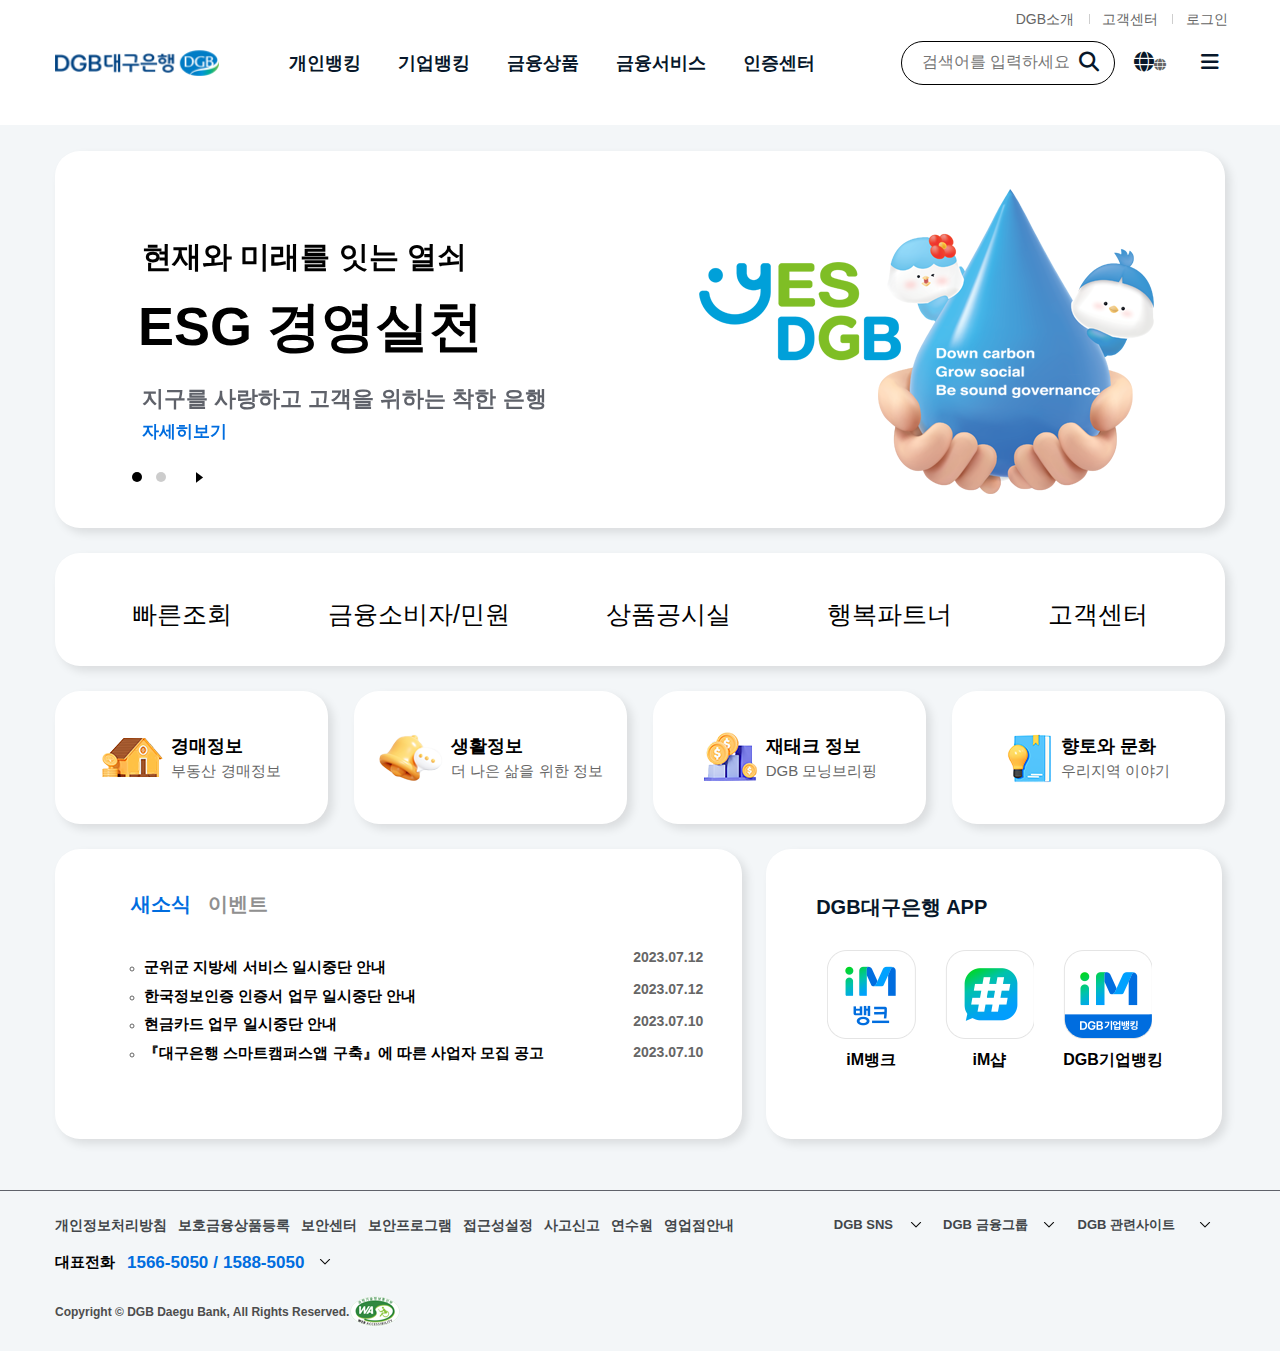
<file: index.html>
<!DOCTYPE html>
<html lang="ko">
  <head>
    <meta charset="UTF-8" />
    <meta name="viewport" content="width=device-width, initial-scale=1.0" />
    <title>Document</title>
    <link rel="stylesheet" href="./css/reset.css" />
    <link
      rel="stylesheet"
      href="https://cdnjs.cloudflare.com/ajax/libs/font-awesome/6.4.0/css/all.min.css"
    />
    <link
      rel="stylesheet"
      href="https://cdn.jsdelivr.net/npm/swiper@10/swiper-bundle.min.css"
    />
    <link rel="stylesheet" href="./css/index.css" />
    <script src="./js/jquery-2.1.1.min.js"></script>
    <script src="https://cdn.jsdelivr.net/npm/swiper@10/swiper-bundle.min.js"></script>
  </head>
  <body>
    <header>
      <div class="headerWrap">
        <h1 class="logo"></h1>
        <ul class="lgnb">
          <li><a href="">개인뱅킹</a></li>
          <li><a href="">기업뱅킹</a></li>
          <li><a href="">금융상품</a></li>
          <li><a href="">금융서비스</a></li>
          <li><a href="">인증센터</a></li>
        </ul>
        <ul class="rgnb">
          <li class="srh">
            <input type="text" placeholder="검색어를 입력하세요." />
          </li>
          <ul class="iconBox">
            <li class="srhic1">
              <a href=""><i class="fa-solid fa-magnifying-glass"></i></a>
            </li>
            <li class="srhic2">
              <a href=""
                ><i class="fa-solid fa-globe">
                  <ul class="globeList">
                    <li><a href="">한국어</a></li>
                    <li><a href="">English</a></li>
                    <li><a href="">中文</a></li>
                  </ul>
                </i></a
              >
            </li>
            <li class="srhic3">
              <a href=""><i class="fa-solid fa-bars"></i></a>
            </li>
          </ul>
        </ul>
        <ul class="subgnb">
          <li><a href="">DGB소개</a></li>
          <li><a href="">고객센터</a></li>
          <li><a href="">로그인</a></li>
        </ul>
        <!-- subgnb -->
        <div class="lnbWrap">
          <div class="lnbHd">
            <h1>전체메뉴</h1>
          </div>
          <ul class="lnbLi">
            <li class="lnbLt"></li>
            <li class="lnbRt"></li>
          </ul>
          <div class="lnbCl"></div>
        </div>
      </div>
      <!-- headerWrap -->
    </header>
    <div id="sectionWrap">
      <section class="sec1">
        <!-- Slider main container -->
        <div class="swiper1">
          <!-- Additional required wrapper -->
          <div class="swiper-wrapper">
            <!-- Slides -->
            <div class="swiper-slide bic1">
              <div class="text">
                <h2>현재와 미래를 잇는 열쇠</h2>
                <h1>ESG 경영실천</h1>
                <h4>지구를 사랑하고 고객을 위하는 착한 은행</h4>
                <p><a href="">자세히보기</a></p>
              </div>
              <div class="bic_img1"></div>
            </div>
            <!-- bic1 -->
            <div class="swiper-slide bic2">
              <div class="text">
                <h2>금융과 생활을 쉽고 편리하게</h2>
                <h1>모바일 금융</h1>
                <h4>모든 순간이 행복할 당신 곁에 언제나</h4>
                <p><a href="">자세히보기</a></p>
              </div>
              <div class="bic_img2"></div>
            </div>
            <!-- bic2 -->
          </div>
          <div class="swiperNavi">
            <div class="swiper-pagination"></div>
            <div class="slideBtn">
              <div class="star"></div>
              <div class="stop"></div>
            </div>
          </div>
        </div>
        <!-- swiper1 -->
      </section>
      <!-- sec1 -->
      <section class="sec2">
        <ul class="sec2txt">
          <li><a href="">빠른조회</a></li>
          <li><a href="">금융소비자/민원</a></li>
          <li><a href="">상품공시실</a></li>
          <li><a href="">행복파트너</a></li>
          <li><a href="">고객센터</a></li>
        </ul>
      </section>
      <!-- sec2 -->
      <section class="sec3">
        <ul class="sec3List">
          <li>
            <a href="">
              <div class="icon1"></div>
              <div class="listTxt">
                <strong>경매정보</strong>
                <p>부동산 경매정보</p>
              </div>
            </a>
          </li>
          <li>
            <a href="">
              <div class="icon2"></div>
              <div class="listTxt">
                <strong>생활정보</strong>
                <p>더 나은 삶을 위한 정보</p>
              </div>
            </a>
          </li>
          <li>
            <a href="">
              <div class="icon3"></div>
              <div class="listTxt">
                <strong>재태크 정보</strong>
                <p>DGB 모닝브리핑</p>
              </div>
            </a>
          </li>
          <li>
            <a href="">
              <div class="icon4"></div>
              <div class="listTxt">
                <strong>향토와 문화</strong>
                <p>우리지역 이야기</p>
              </div>
            </a>
          </li>
        </ul>
      </section>
      <!-- sec3 -->
      <section class="sec4">
        <div class="lbox">
          <ul class="title">
            <li class="title title1"><a href="#">새소식</a></li>
            <li class="title title2"><a href="#">이벤트</a></li>
          </ul>
          <div class="titlelist list1">
            <ul class="left">
              <li><a href="">군위군 지방세 서비스 일시중단 안내</a></li>
              <li><a href="">한국정보인증 인증서 업무 일시중단 안내</a></li>
              <li><a href="">현금카드 업무 일시중단 안내</a></li>
              <li>
                <a href=""
                  >『대구은행 스마트캠퍼스앱 구축』에 따른 사업자 모집 공고</a
                >
              </li>
            </ul>
            <ul class="right">
              <li>2023.07.12</li>
              <li>2023.07.12</li>
              <li>2023.07.10</li>
              <li>2023.07.10</li>
            </ul>
          </div>
          <div class="titlelist list2">
            <ul class="left">
              <li><a href="">경주루지월드 놀라운 현장할인</a></li>
            </ul>
            <ul class="right">
              <li>2023.01.03</li>
            </ul>
          </div>
        </div>
        <!-- lbox -->
        <div class="rbox">
          <strong>DGB대구은행 APP</strong>
          <div class="iconBox">
            <div class="riconBox1">
              <div class="ricon1"></div>
              <p>iM뱅크</p>
            </div>
            <div class="riconBox2">
              <div class="ricon2"></div>
              <p>iM샵</p>
            </div>
            <div class="riconBox3">
              <div class="ricon3"></div>
              <p>DGB기업뱅킹</p>
            </div>
          </div>
        </div>
        <!-- rbox -->
      </section>
      <!-- sec4 -->
    </div>
    <!--# sectionWrap -->
    <footer>
      <div class="footerWrap">
        <ul class="lfot">
          <li>
            <ul>
              <li><a href="">개인정보처리방침</a></li>
              <li><a href="">보호금융상품등록</a></li>
              <li><a href="">보안센터</a></li>
              <li><a href="">보안프로그램</a></li>
              <li><a href="">접근성설정</a></li>
              <li><a href="">사고신고</a></li>
              <li><a href="">연수원</a></li>
              <li><a href="">영업점안내</a></li>
            </ul>
          </li>
          <li>
            <ul>
              <li>대표전화</li>
              <li>1566-5050</li>
              <li>/</li>
              <li>1588-5050</li>
              <li>
                <ul>
                  <li><strong>해외</strong><span>82-53-742-5050</span></li>
                  <li><strong>음성인식</strong><span>1661-5200</span></li>
                  <li><strong>인터넷뱅킹</strong><span>1661-5100</span></li>
                  <li><strong>어르신전용</strong><span>1670-9550</span></li>
                </ul>
              </li>
            </ul>
          </li>
          <li>
            <p>Copyright © DGB Daegu Bank, All Rights Reserved.</p>
            <div class="ficon"></div>
          </li>
        </ul>
        <ul class="rfot">
          <li>
            <a href="">DGB SNS</a>
            <ul class="selectmenu">
              <li><a href="">유튜브</a></li>
              <li><a href="">네이버 블로그</a></li>
              <li><a href="">페이스북</a></li>
            </ul>
          </li>
          <li><a href="">DGB 금융그룹</a></li>
          <li><a href="">DGB 관련사이트</a></li>
        </ul>
      </div>
    </footer>
    <script>
      const swiper = new Swiper(".swiper1", {
        // Optional parameters
        direction: "horizontal",
        loop: true,

        // If we need pagination
        pagination: {
          el: ".swiper-pagination",
          clickable: true,
        },

        autoplay: {
          delay: 5000,
          disableOnInteraction: false,
        },
      });

      $(".star").on("click", function () {
        swiper.autoplay.stop();
        $(".slideBtn>.star").addClass("on");
        $(".slideBtn>.stop").addClass("on");
      });

      $(".stop").on("click", function () {
        swiper.autoplay.start();
        $(".slideBtn>.star").removeClass("on");
        $(".slideBtn>.stop").removeClass("on");
      });
    </script>
    <script>
      $(".fa-globe").on("click", function () {
        $(".globeList").toggleClass("active");
      });

      $(".title2").on("click", function () {
        $(".list1").addClass("active");
        $(".list2").addClass("active");
        $(".title1>a").css("color", "#909090");
        $(".title2>a").css("color", "#006ddf");
      });
      $(".title1").on("click", function () {
        $(".list1").removeClass("active");
        $(".list2").removeClass("active");
        $(".title1>a").css("color", "#006ddf");
        $(".title2>a").css("color", "#909090");
      });

      $(".lfot>li:nth-child(2)>ul>li:nth-child(5)").on("click", function () {
        $(this).css("background-position", "-130px -10px");
        $(".lfot>li:nth-child(2)>ul>li:nth-child(5)>ul").css(
          "display",
          "block"
        );
      });
    </script>
  </body>
</html>
</file>
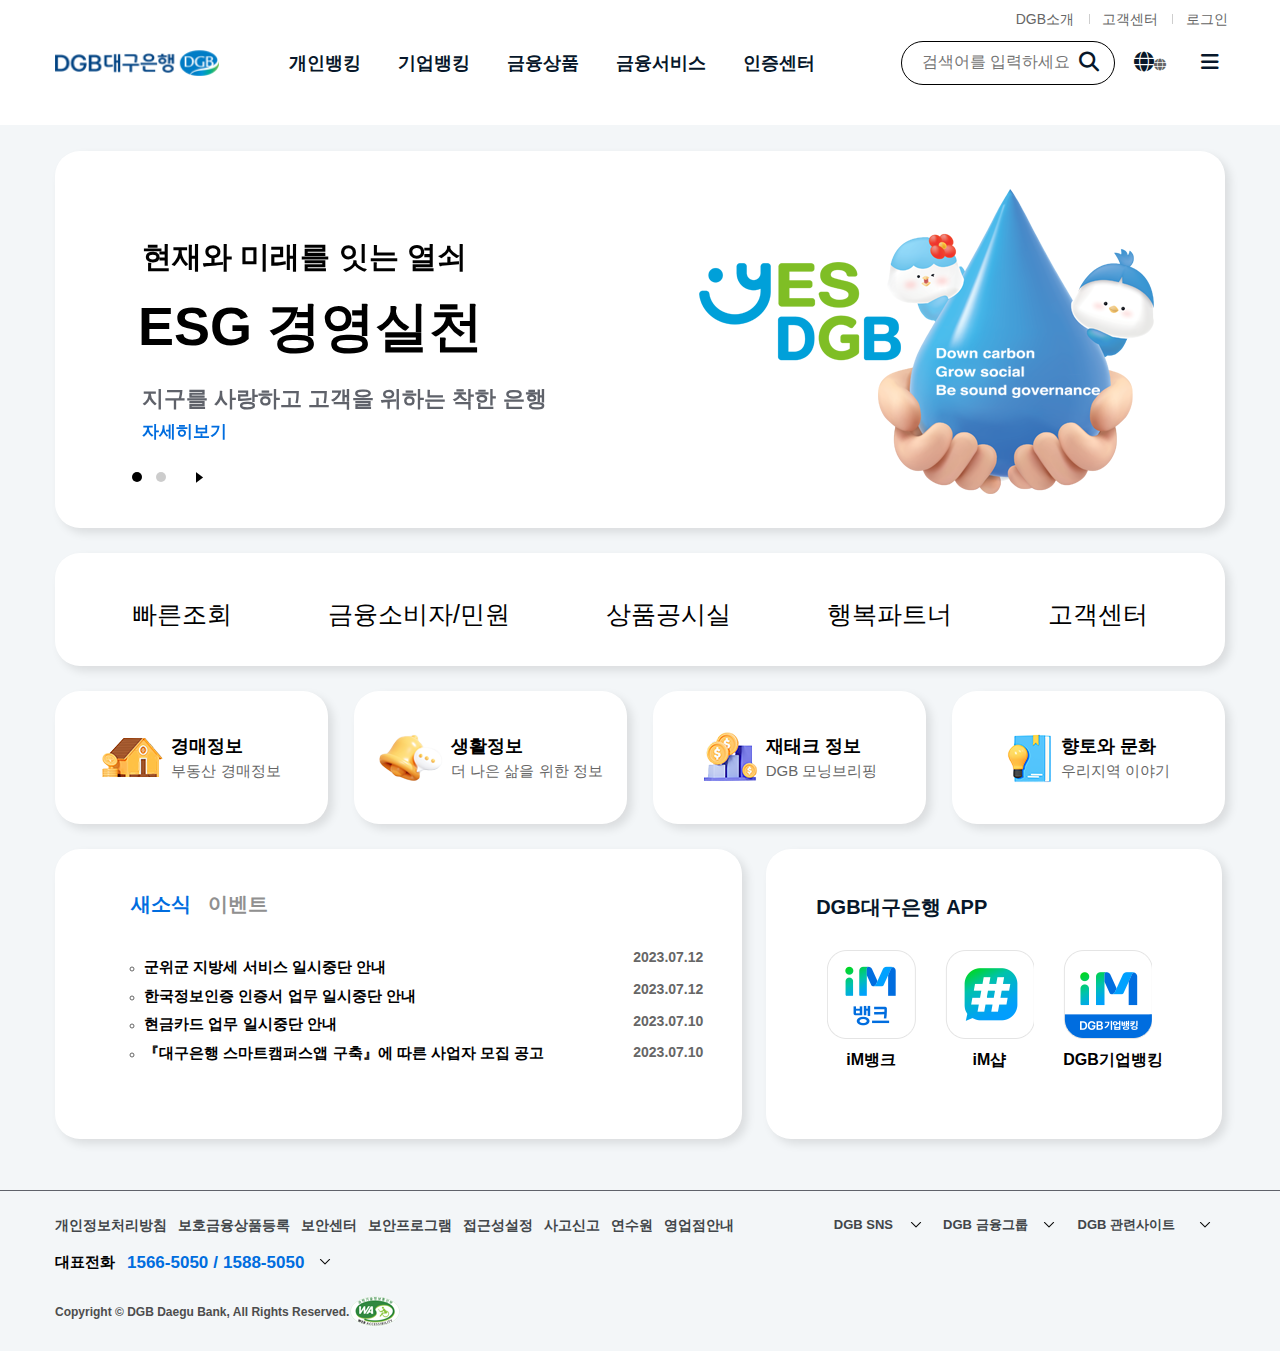
<file: index copy.html>
<!DOCTYPE html>
<html lang="en">
<head>
    <meta charset="UTF-8">
    <meta name="viewport" content="width=device-width, initial-scale=1.0">
    <title>Document</title>
    <link rel="stylesheet" href="./css/reset.css">
    <link rel="stylesheet" href="https://cdnjs.cloudflare.com/ajax/libs/font-awesome/6.4.0/css/all.min.css">
<link rel="stylesheet" href="https://cdn.jsdelivr.net/npm/swiper@10/swiper-bundle.min.css"/>
    <link rel="stylesheet" href="./css/index.css">
    <script src="./js/jquery-2.1.1.min.js"></script>
    <script src="https://cdn.jsdelivr.net/npm/swiper@10/swiper-bundle.min.js"></script>
</head>
<body>
    <header>
        <div class="headerWrap">
        <h1 class="logo">
        </h1>
            <ul class="lgnb">
                <li><a href="">개인뱅킹</a></li>
                <li><a href="">기업뱅킹</a></li>
                <li><a href="">금융상품</a></li>
                <li><a href="">금융서비스</a></li>
                <li><a href="">인증센터</a></li>
            </ul>
        <ul class="rgnb">
                <li class="srh">
                 <input type="text" placeholder="검색어를 입력하세요.">
                </li>
                <ul class="iconBox">
                <li class="srhic1"><a href=""><i class="fa-solid fa-magnifying-glass"></i></a></li>
                <li class="srhic2"><a href=""><i class="fa-solid fa-globe">
                    <ul class="globeList">
                        <li><a href="">한국어</a></li>
                        <li><a href="">English</a></li>
                        <li><a href="">中文</a></li>
                    </ul>
                </i></a></li>
                <li class="srhic3"><a href=""><i class="fa-solid fa-bars"></i></a></li>
                </ul>
            </ul>
    <ul class="subgnb ">
     <li><a href="">DGB소개</a></li>
     <li><a href="">고객센터</a></li>
     <li><a href="">로그인</a></li>
    </ul><!-- subgnb -->
<div class="lnbWrap">
    <div class="lnbHd">
        <h1>전체메뉴</h1>
    </div>
     <ul class="lnbLi">
        <li class="lnbLt"></li>
        <li class="lnbRt"></li>
     </ul>
    <div class="lnbCl"></div>
</div>
</div><!-- headerWrap -->
    </header>
    <div id="sectionWrap">
    <section class="sec1">
        <!-- Slider main container -->
<div class="swiper1">
    <!-- Additional required wrapper -->
    <div class="swiper-wrapper">
      <!-- Slides -->
      <div class="swiper-slide bic1">
        <div class="text">
            <h2>현재와 미래를 잇는 열쇠</h2>
            <h1>ESG 경영실천</h1>
             <h4>지구를 사랑하고 고객을 위하는 착한 은행</h4>
             <p><a href="">자세히보기</a></p>
        </div>
        <div class="bic_img1"></div>
      </div><!-- bic1 -->
      <div class="swiper-slide bic2">
        <div class="text">
        <h2>금융과 생활을 쉽고 편리하게</h2>
        <h1>모바일 금융</h1>
         <h4>모든 순간이 행복할 당신 곁에 언제나</h4>
         <p><a href="">자세히보기</a></p>
      </div>
      <div class="bic_img2"></div>
    </div><!-- bic2 -->
</div>
<div class="swiperNavi">
<div class="swiper-pagination"></div>
<div class="slideBtn">
    <div class="star"></div>
    <div class="stop"></div>
</div>   
</div>
  </div><!-- swiper1 -->
    </section><!-- sec1 -->
    <section class="sec2">
        <ul class="sec2txt">
            <li><a href="">빠른조회</a></li>
            <li><a href="">금융소비자/민원</a></li>
            <li><a href="">상품공시실</a></li>
            <li><a href="">행복파트너</a></li>
            <li><a href="">고객센터</a></li>
        </ul>
    </section><!-- sec2 -->
    <section class="sec3">
        <ul class="sec3List">
            <li><a href="">
                <div class="icon1"></div>
                <div class="listTxt">
                    <strong>경매정보</strong>
                    <p>부동산 경매정보</p>
                </div>
            </a></li>
            <li><a href="">
                <div class="icon2"></div>
                <div class="listTxt">
                    <strong>생활정보</strong>
                    <p>더 나은 삶을 위한 정보</p>
                </div>
            </a></li>
            <li><a href="">
                <div class="icon3"></div>
                <div class="listTxt">
                    <strong>재태크 정보</strong>
                    <p>DGB 모닝브리핑</p>
                </div>
            </a></li>
            <li><a href="">
                <div class="icon4"></div>
                <div class="listTxt">
                    <strong>향토와 문화</strong>
                    <p>우리지역 이야기</p>
                </div>
            </a></li>
        </ul>
    </section><!-- sec3 -->
    <section class="sec4">
        <div class="lbox">
          <ul class="title">
            <li class="title title1"><a href="#">새소식</a></li>
            <li class="title title2"><a href="#">이벤트</a></li>
          </ul>
          <div class="titlelist list1">
            <ul class="left">
                <li><a href="">군위군 지방세 서비스 일시중단 안내</a></li>
                <li><a href="">한국정보인증 인증서 업무 일시중단 안내</a></li>
                <li><a href="">현금카드 업무 일시중단 안내</a></li>
                <li><a href="">『대구은행 스마트캠퍼스앱 구축』에 따른 사업자 모집 공고</a></li>
            </ul>
            <ul class="right">
                <li>2023.07.12</li>
                <li>2023.07.12</li>
                <li>2023.07.10</li>
                <li>2023.07.10</li>
            </ul>
          </div>
          <div class="titlelist list2">
            <ul class="left">
                <li><a href="">경주루지월드 놀라운 현장할인</a></li>
            </ul>
            <ul class="right">
                <li>2023.01.03</li>
            </ul>
          </div>
        </div><!-- lbox -->
        <div class="rbox">
         <strong>DGB대구은행 APP</strong>
         <div class="iconBox">
         <div class="riconBox1">
          <div class="ricon1"></div>
          <p>iM뱅크</p>
           </div>
<div class="riconBox2">
            <div class="ricon2"></div>
          <p>iM샵</p>
          </div>
          <div class="riconBox3">
            <div class="ricon3"></div>
          <p>DGB기업뱅킹</p>
          </div>
        </div>
        </div>
        <!-- rbox -->
    </section><!-- sec4 -->
    </div><!--# sectionWrap -->
    <footer>
        <div class="footerWrap">
        <ul class="lfot">
            <li>
                <ul>
                    <li><a href="">개인정보처리방침</a></li>
                    <li><a href="">보호금융상품등록</a></li>
                    <li><a href="">보안센터</a></li>
                    <li><a href="">보안프로그램</a></li>
                    <li><a href="">접근성설정</a></li>
                    <li><a href="">사고신고</a></li>
                    <li><a href="">연수원</a></li>
                    <li><a href="">영업점안내</a></li>
                </ul>
            </li>
            <li>
                <ul>
                    <li>대표전화</li>
                    <li>1566-5050</li>
                    <li>/</li>
                    <li>1588-5050</li>
                    <li>
                        <ul>                        <li>                            <strong>해외</strong><span>82-53-742-5050</span>                        </li>                        <li>                            <strong>음성인식</strong><span>1661-5200</span>                        </li>                        <li>                            <strong>인터넷뱅킹</strong><span>1661-5100</span>                        </li>                        <li>                            <strong>어르신전용</strong><span>1670-9550</span>                        </li>                    </ul>
                    </li>
                </ul>
            </li>
            <li>
                <p>Copyright © DGB Daegu Bank, All Rights Reserved.</p>
                <div class="ficon"></div>
            </li>
        </ul>
        <ul class="rfot">
            <li><a href="">DGB SNS</a>
            <ul class="selectmenu">
                <li><a href="">유튜브</a></li>
                <li><a href="">네이버 블로그</a></li>
                <li><a href="">페이스북</a></li>
            </ul>
            </li>
            <li><a href="">DGB 금융그룹</a></li>
            <li><a href="">DGB 관련사이트</a></li>
        </ul>
    </div>
    </footer>
    <script>
        const swiper = new Swiper('.swiper1', {
  // Optional parameters
  direction: 'horizontal',
  loop: true,

  // If we need pagination
  pagination: {
    el: '.swiper-pagination',
    clickable: true,

  },
  
      autoplay: {
        delay: 5000,
        disableOnInteraction: false,
      },
      
});

$('.star').on('click', function(){
  swiper.autoplay.stop();
    $('.slideBtn>.star').addClass('on');
    $('.slideBtn>.stop').addClass('on')
});

$('.stop').on('click', function(){

  swiper.autoplay.start();
    $('.slideBtn>.star').removeClass('on');
    $('.slideBtn>.stop').removeClass('on')


});

    </script>
    <script>
        $('.fa-globe').on('click',function(){
        $('.globeList').toggleClass('active');
        });

        $('.title2').on('click',function(){
            $('.list1').addClass('active');
            $('.list2').addClass('active');
            $('.title1>a').css('color' , '#909090')
            $('.title2>a').css('color' , '#006ddf')
        });
        $('.title1').on('click',function(){
            $('.list1').removeClass('active');
            $('.list2').removeClass('active');
            $('.title1>a').css('color' , '#006ddf')
            $('.title2>a').css('color' , '#909090')
        });

      $('.lfot>li:nth-child(2)>ul>li:nth-child(5)').on('click',function(){

    $(this).css('background-position' , '-130px -10px');
$('.lfot>li:nth-child(2)>ul>li:nth-child(5)>ul').css('display' , 'block')
      })

    </script>
</body>
</html>
</file>
<file: css/index.css>
body{
    background-color: #f3f6f8;
}

header{
    width: 100%;
    height: 125px;
    background-color: #fff;
}

.headerWrap{
    width: 1170px;
    height: 100%;
    margin: 0 auto;
    padding: 0;

    display: flex;
    justify-content: space-between;
    align-items: center;
    position: relative;
}

.logo{
    width: 165px;
    height: 34px;
    background: url(../img/ebz_top_dgb_logo_up.png) no-repeat center/cover;
}

.clearfix::after{
    content: '';
    display: block;
    clear: both;
}

/* .lgnb */


.lgnb{
    display: flex;
    justify-content: space-between;
}

.lgnb>li{
    margin: 0 10px;
   
    margin-right: 27px;
}

.lgnb>li>a{
    color: #07172a;
    font:  bold 18px 'Noto Sans KR';
}


/* rgnb */
.rgnb{
    width: 324px;
    height: 44px;
    display: flex;
    justify-content: space-between;
    align-items: center;
    position: relative;
}

.rgnb>.srh{
    width: 214px;
    height: 44px;
    
}

.rgnb>.srh>input{
    position: relative;
    padding: 0 45px 2px 20px;
    width: 214px;
    height: 44px;
    font-size: 16px;
    border: 0;
    border-radius: 44px;
    border: solid 1px #000;
    background: #fff;
    box-sizing: border-box;
}

.rgnb>.srh>input:focus{
    border-color: #006ddf;
    outline: solid 1px #006ddf;
    box-shadow: 0 0 8px rgba(0, 110, 222, 0.25);
}

.rgnb>ul>li>a>i{
    font-size: 20px;
    color: #07172a;
}

.rgnb>ul>li>a>i:first-child{
    margin-left: -5px;
}



.globeList{
    display: none;
    text-align: center;
    position: absolute;
    left: 50%;
    top: 36px;
    z-index: 2;
    margin: 0 0 0 -40px;
    padding: 10px 0;
    width: 80px;
    font-size: 12px;
    border-radius: 8px;
    border: solid 1px #000;
    background: #fff;
    box-sizing: border-box;
}

.globeList.active{
    display: block;
}

.globeList::before{
    content: '';
    position: absolute;
    left: 50%;
    top: -7px;
    margin: 0 0 0 -6px;
    width: 12px;
    height: 9px;
    background: url(../img/ebz_dgb_sprite2023.png) no-repeat -130px -10px;
}

.globeList>li{
    margin: 12px 0;
}

.rgnb>ul{
    display: flex;
    justify-content: space-between;
position: absolute;
right: -14px;
}

.rgnb>ul>li{
    margin: 0 20px;
}






/* subgnb */
.subgnb{
    position: absolute;
    top: 10px;
    right: -17px;
    display: flex;
    justify-content: space-between;
}

.subgnb>li{
    margin: 0 14px;
    color: #8d8d8d;
    font-size: 14px;
    font-weight: normal;
}




.subgnb>li:nth-child(1)::before{
    content: '';
        position: absolute;
        left: 87px;
    top: 43%;
        margin-top: -4px;
        width: 1px;
        height: 10px;
        background: #cecece;
    }

    .subgnb>li:nth-child(2)::before{
        content: '';
            position: absolute;
            left: 170px;
    top: 43%;
            margin-top: -4px;
            width: 1px;
            height: 10px;
            background: #cecece;
        }




        /* lnbWrap */

        .lnbWrap{
            width: 1170px;
            height: 667px;
            background-color: #fff;
            border: #006ddf 1px solid;
            position: absolute;
    left: 0;
    top: 125px;
    z-index: 1002;
    margin: 0;
    text-align: left;
    box-sizing: border-box;
    display: none;
        }

        .lnbHd{
            width: 100%;
            height: 45px;
            background-color: #006ddf;
            position: absolute;
        }

        .lnbHd>h1{
            color: #fff;
            font-size: 16px;
            font-weight: bold;
            position: absolute;
            top: 32%;
            left: 13px;
        }


        /* #sectionWrap */
        #sectionWrap{
            margin: 0 auto;
            padding: 26px 0;
            width: 1170px;
        }

/* sec1 */

.sec1{
    width: 1170px;
    height: 377px;
    position: relative;
    border-radius: 25px;
    background: #fff;
    box-shadow: 5px 5px 10px rgba(0,0,0,0.1);
}

.swiper1{
    width: 100%;
    height: 100%;
    overflow: hidden;
}

.bic1{
    position: relative;
    width: 100%;
    height: 100%;
}

.swiper1 .text{
    position: absolute;
    left: 87px;
    top: 85px;
}

.swiper1 .text>h2{
position: relative;
    font-size: 30px;
    font-weight: 600;
    color: #000;
    left: 150px;
    opacity: 0;
    transition: 1s;
}

.swiper1 .text>h1{
    position: relative;
    font-size: 54px;
    font-weight: 600;
    color: #000;
    margin: 11px 0 20px -4px;
    left: 150px;
    opacity: 0;
    transition: 1s .1s;
}

.swiper1 .text>h4{
    position: relative;
    font-size: 22px;
    color: #5f626a;
    font-weight: 600;
    line-height: 1.26;
    left: 150px;
    opacity: 0;
    transition: 1s .2s;

}

.swiper1 .text>p{
    position: relative;
    margin: 8px 0 0 0;
    left: 150px;
    opacity: 0;
    transition: 1s .3s;
}

.swiper1 .text>p>a{
    font-size: 17px;
    color: #006ddf;
    font-weight: 600;
}

.bic1.swiper-slide-active .text>h2{
    left: 0;
    opacity: 1;
}
.bic1.swiper-slide-active .text>h1{
    left: 0;
    opacity: 1;
}
.bic1.swiper-slide-active .text>h4{
    left: 0;
    opacity: 1;
}
.bic1.swiper-slide-active .text>p{
    left: 0;
    opacity: 1;
}


.bic2.swiper-slide-active .text>h2{
    left: 0;
    opacity: 1;
}
.bic2.swiper-slide-active .text>h1{
    left: 0;
    opacity: 1;
}
.bic2.swiper-slide-active .text>h4{
    left: 0;
    opacity: 1;
}
.bic2.swiper-slide-active .text>p{
    left: 0;
    opacity: 1;
}

.bic_img1{
    position: absolute;
    top: 38px;
    right: -100px;
    margin-right: 70px;
    width: 456px;
    height: 306px;
    background: url(../img/ebz_dgb_sprite2023.png) no-repeat -471px -631px;
    opacity: 0;
    transition: 1s;
}

.bic1.swiper-slide-active .bic_img1{
right: 0;
opacity: 1;
}

.bic_img2{
    position: absolute;
    right: -100px;
    top: auto;
    bottom: 0;
    margin-right: 60px;
    width: 540px;
    height: 368px;
    background: url(../img/ebz_dgb_sprite2023.png) no-repeat no-repeat -462px -231px;
    opacity: 0;
    transition: 1s;
}

.bic2.swiper-slide-active .bic_img2{
    right: 0;
    opacity: 1;
    }

.swiperNavi{
    height: 15px;
    position: relative;
    left: -491px;
    bottom: 53px;
    z-index: 3;
    font-size: 0;
    display: flex;
}

.swiper-horizontal>.swiper-pagination-bullets, .swiper-pagination-bullets.swiper-pagination-horizontal, .swiper-pagination-custom, .swiper-pagination-fraction {
    bottom: var(--swiper-pagination-bottom,8px);
    top: var(--swiper-pagination-top,auto);
    left: 0;
    width: 100%;
}

.swiper-pagination-bullet{
    width: var(--swiper-pagination-bullet-width,var(--swiper-pagination-bullet-size,10px));
    height: var(--swiper-pagination-bullet-height,var(--swiper-pagination-bullet-size,10px));
}

.swiper-pagination-horizontal.swiper-pagination-bullets .swiper-pagination-bullet{
    margin: 0 var(--swiper-pagination-bullet-horizontal-gap,7px);
}

:root {
    --swiper-theme-color: #000;
}


.slideBtn{
    width: 15px;
    height: 15px;
    position: absolute;
    top: -17%;
    left: 54%;
}

.slideBtn>.star{
    width: 9px;
    height: 15px;
    background: url(../img/ebz_dgb_sprite2023.png) no-repeat -120px 0;
    cursor: pointer;
}

.slideBtn>.stop{
    width: 15px;
    height: 11px;
    background: url(../img/ebz_dgb_sprite2023.png) no-repeat -130px 0;
    position: absolute;
    top: 0;
    display: none;
    cursor: pointer;

}

.slideBtn>.star.on{
    display: none;
}

.slideBtn>.stop.on{
    display: block;
}

    /* sec2 */

    .sec2{
        width: 1170px;
        height: 113px;
        border-radius: 25px;
    background: #fff;
    box-shadow: 5px 5px 10px rgba(0,0,0,0.1);
margin-top: 25px;
    }

    .sec2txt{
        display: flex;
        justify-content: space-between;
        align-items: center;
        padding: 30px;
    text-align: center;
    }

    .sec2txt>li>a{
        display: block;
        padding: 14px 47px;
    font-size: 25px;
    color: #000;
    font-weight: 500;
    }

    .sec2txt>li>a:hover{
        color: #006ddf;
    }

/* sec3 */
.sec3{
    width: 1170px;
    height: 133px;
    margin-top: 25px;
}

.sec3List{
    display: flex;
    justify-content: space-between;
}

.sec3List>li{
    border-radius: 25px;
    background: #fff;
    box-shadow: 5px 5px 10px rgba(0,0,0,0.1);
    width: 273px;
    height: 133px;
}

.sec3List>li>a{
    width: 100%;
    height: 100%;
    display: flex;
    align-items: center;
    justify-content: center;
}

.sec3List .icon1{
    width: 61px;
	height: 41px;
    background: url(../img/ebz_dgb_sprite2023.png) no-repeat 0 -39px;
}

.sec3List .icon2{
    width: 65px;
	height: 47px;
    background: url(../img/ebz_dgb_sprite2023.png) no-repeat -80px -40px;
}

.sec3List .icon3{
    width: 56px;
	height: 51px;
    background: url(../img/ebz_dgb_sprite2023.png) no-repeat -158px -40px;
}

.sec3List .icon4{
    width: 46px;
	height: 50px;
    background: url(../img/ebz_dgb_sprite2023.png) no-repeat -239px -38px;
}

.sec3List .listTxt{
    margin-left: 8px;
}

.listTxt>strong{
    margin: 0 0 9px 0;
    font-size: 18px;
    color: #000;
}

.listTxt>p{
    font-size: 15px;
}

.sec3List>li:hover{
    background-color: #006ddf;
}

.sec3List>li:hover strong{
    color: #fff;
}

.sec3List>li:hover p{
    color: #fff;
}


/* sec4 */

.sec4{
    width: 1170px;
    height: 290px;
    margin-top: 25px;
    display: flex;
}

.sec4>.lbox{
    width: 687px;
    height: 290px;
       border-radius: 25px;
    background: #fff;
    box-shadow: 5px 5px 10px rgba(0,0,0,0.1);
   position: relative;
}

.sec4>.rbox{
    width: 456px;
    height: 290px;
    margin-left: 24px;
       border-radius: 25px;
    background: #fff;
    box-shadow: 5px 5px 10px rgba(0,0,0,0.1);
 position: relative;
}

.lbox>.title{
    display: flex;
    position: absolute;
    top: 14%;
    left: 11%;
}

.lbox>.title>li{
    margin-right: 17px;
}

.lbox>.title>li:first-child>a{
    font-size: 20px;
    color: #006ddf;
    font-weight: bold;
}

.lbox>.title>li:last-child>a{
    font-size: 20px;
    color: #909090;
    font-weight: bold;
}

.lbox>.titlelist{
    display: flex;
    position: absolute;
    top: 36%;
    left: 13%;
}

.titlelist>.left{
    float: left;
}

.titlelist>.left>li{
list-style: circle;
line-height: 1.9;
}

.titlelist>.left>li>a{
    font-size: 15px;
    color: #000;
    font-weight: bold;
}

.titlelist>.right{
    float: right;
    position: absolute;
    top: -5px;
    right: -159px;
}



.titlelist>.right>li{
    font-size: 14px;
    font-weight: bold;
    color: #666;
    margin-bottom: 12px;
}

.list2{
    position: relative;
}

.list2>.right{
    top: 4px;
    right: -347px;
}

.titlelist.list1.active{
display: none;
}


.titlelist.list2 {
    display: none;
    
}

.titlelist.list2.active{
    display: block;
}



.rbox>strong{
    margin: 0 0 26px 0;
    font-size: 20px;
    color: #07172a;
    position: absolute;
    top: 15%;
    left: 11%;
}

.rbox>.iconBox{
    width: 336px;
    height: 122px;
    display: flex;
    justify-content: space-between;
    position: absolute;
    bottom: 23%;
    right: 13%;
}



.riconBox1>p{
    text-align: center;
    font-size: 16px;
    color: #000;
    font-weight: bold;
    margin-top: 10px;
}

.riconBox2>p{
    text-align: center;
    font-size: 16px;
    color: #000;
    font-weight: bold;
    margin-top: 10px;

}

.riconBox3>p{
    text-align: center;
    font-size: 16px;
    color: #000;
    font-weight: bold;
    margin-top: 10px;

}

.riconBox1>.ricon1{
    width: 89px;
	height: 89px;
    background: url(../img/ebz_dgb_sprite2023.png)  no-repeat 0 -100px;
}

.riconBox2>.ricon2{
    width: 89px;
	height: 89px;
    background: url(../img/ebz_dgb_sprite2023.png)  no-repeat -99px -100px;
}

.riconBox3>.ricon3{
    width: 89px;
	height: 89px;
    background: url(../img/ebz_dgb_sprite2023.png)  no-repeat  -199px -100px;
}

footer{
    width: 100%;
    height: 100%;
    border-top: 1px solid #5f626a;
    margin-top: 25px;
}

.footerWrap{
    width: 1170px;
    height: auto;
    margin: 0 auto;
    padding: 0;
    display: flex;
    margin-top: 25px;
    position: relative;

}

.lfot{

}


.lfot>li:nth-child(1)>ul{
display: flex;
justify-content: space-between;
}

.lfot>li:nth-child(1)>ul>li{
    margin-right: 11px;
}

.lfot>li:nth-child(1)>ul>li>a{
    font-size: 14px;
    color: #42464a;
    font-weight: bold;
}

.lfot>li:nth-child(2)>ul{
    display: flex;
    margin-top: 15px;
    position: relative;
    }

    .lfot>li:nth-child(3)>ul{
        display: flex;
        justify-content: space-between;
        }


.lfot>li:nth-child(2)>ul>li:nth-child(1){
    font-size: 15px;
    color: #000;
    font-weight: bold;
    margin-right: 12px;
}

.lfot>li:nth-child(2)>ul>li:nth-child(2){
    font-size: 17px;
    color: #006ddf;
    font-weight: bold;
    margin-right: 5px;

}        

.lfot>li:nth-child(2)>ul>li:nth-child(3){
    font-size: 17px;
    color: #006ddf;
    font-weight: bold;
    margin-right: 5px;

}        

.lfot>li:nth-child(2)>ul>li:nth-child(4){
    font-size: 17px;
    color: #006ddf;
    font-weight: bold;
    margin-right: 5px;
}

.lfot>li:nth-child(2)>ul>li:nth-child(5){
    content: '';
    position: absolute;
    right:414px;
    top: 50%;
    margin: -3px 0 0 0;
    width: 12px;
    height: 6px;
    background: url(../img/ebz_dgb_sprite2023.png)  no-repeat -89px 0;
    cursor: pointer;
}

.lfot>li:nth-child(2)>ul>li:nth-child(5)>ul{
    display: none;
    position: absolute;
    left: 0;
    bottom: 59px;
    width: 100%;
    box-sizing: border-box;
    border-radius: 8px 8px 0 0;
    border: solid 1px #d1d1d1;
    background: #fff;
}

.lfot>li:nth-child(2)>ul>li:nth-child(5)>ul>li{
    position: relative;
    padding: 0 20px;
    height: 60px;
    line-height: 56px;
    box-sizing: border-box;
    background: transparent;
}

.lfot>li:nth-child(2)>ul>li:nth-child(5)>ul>li>strong{
    margin: 0 10px 0 0;
    font-size: 15px;
    min-width: 86px;
}

.lfot>li:nth-child(2)>ul>li:nth-child(5)>ul>li>strong>span{
    font-size: 17px;
    color: #006ddf;
}



.lfot>li:nth-child(3){
    margin: 30px 0;
display: flex;
position: relative;
}

.lfot>li:nth-child(3)>p{
    color: #4d4d4d;
    font-size: 12px;
    font-weight: bold;
}

.lfot>li:nth-child(3)>.ficon{
    background: url(../img/ebz_wmark_standard.png) no-repeat;
    width: 50px;
    height: 33px;
    position: absolute;
    right: 50%;
    top: -9px;
}


.rfot{
    display: flex;
    position: absolute;
    top: 0%; 
    right: 0%;
}

.rfot>li{
    margin-right: 50px;
    
}

.rfot>li>a{
    font-size: 13px;
    color: #42464a;
    font-weight: bold;
}

.selectmenu{
    display: none;
    position: relative;
    padding: 0 0 34px 0;
    min-width: 110px;
    border: solid 1px #f3f6f8;
    border-radius: 8px;
}

.selectmenu.active{
    border-color: #d1d1d1;
    background: #fff;
}

.rfot>li:nth-child(1)::before{
    content: '';
    position: absolute;
    right: 303px;
    top: 50%;
    margin: -3px 0 0 0;
    width: 12px;
    height: 6px;
    background: url(../img/ebz_dgb_sprite2023.png)  no-repeat -89px 0;
    cursor: pointer;
}

.rfot>li:nth-child(2)::before{
    content: '';
    position: absolute;
    right: 170px;
    top: 50%;
    margin: -3px 0 0 0;
    width: 12px;
    height: 6px;
    background: url(../img/ebz_dgb_sprite2023.png)  no-repeat -89px 0;
    cursor: pointer;

}

.rfot>li:nth-child(3)::before{
    content: '';
    position: absolute;
    right: 14px;
    top: 50%;
    margin: -3px 0 0 0;
    width: 12px;
    height: 6px;
    background: url(../img/ebz_dgb_sprite2023.png)  no-repeat -89px 0;
    cursor: pointer;

}
</file>
